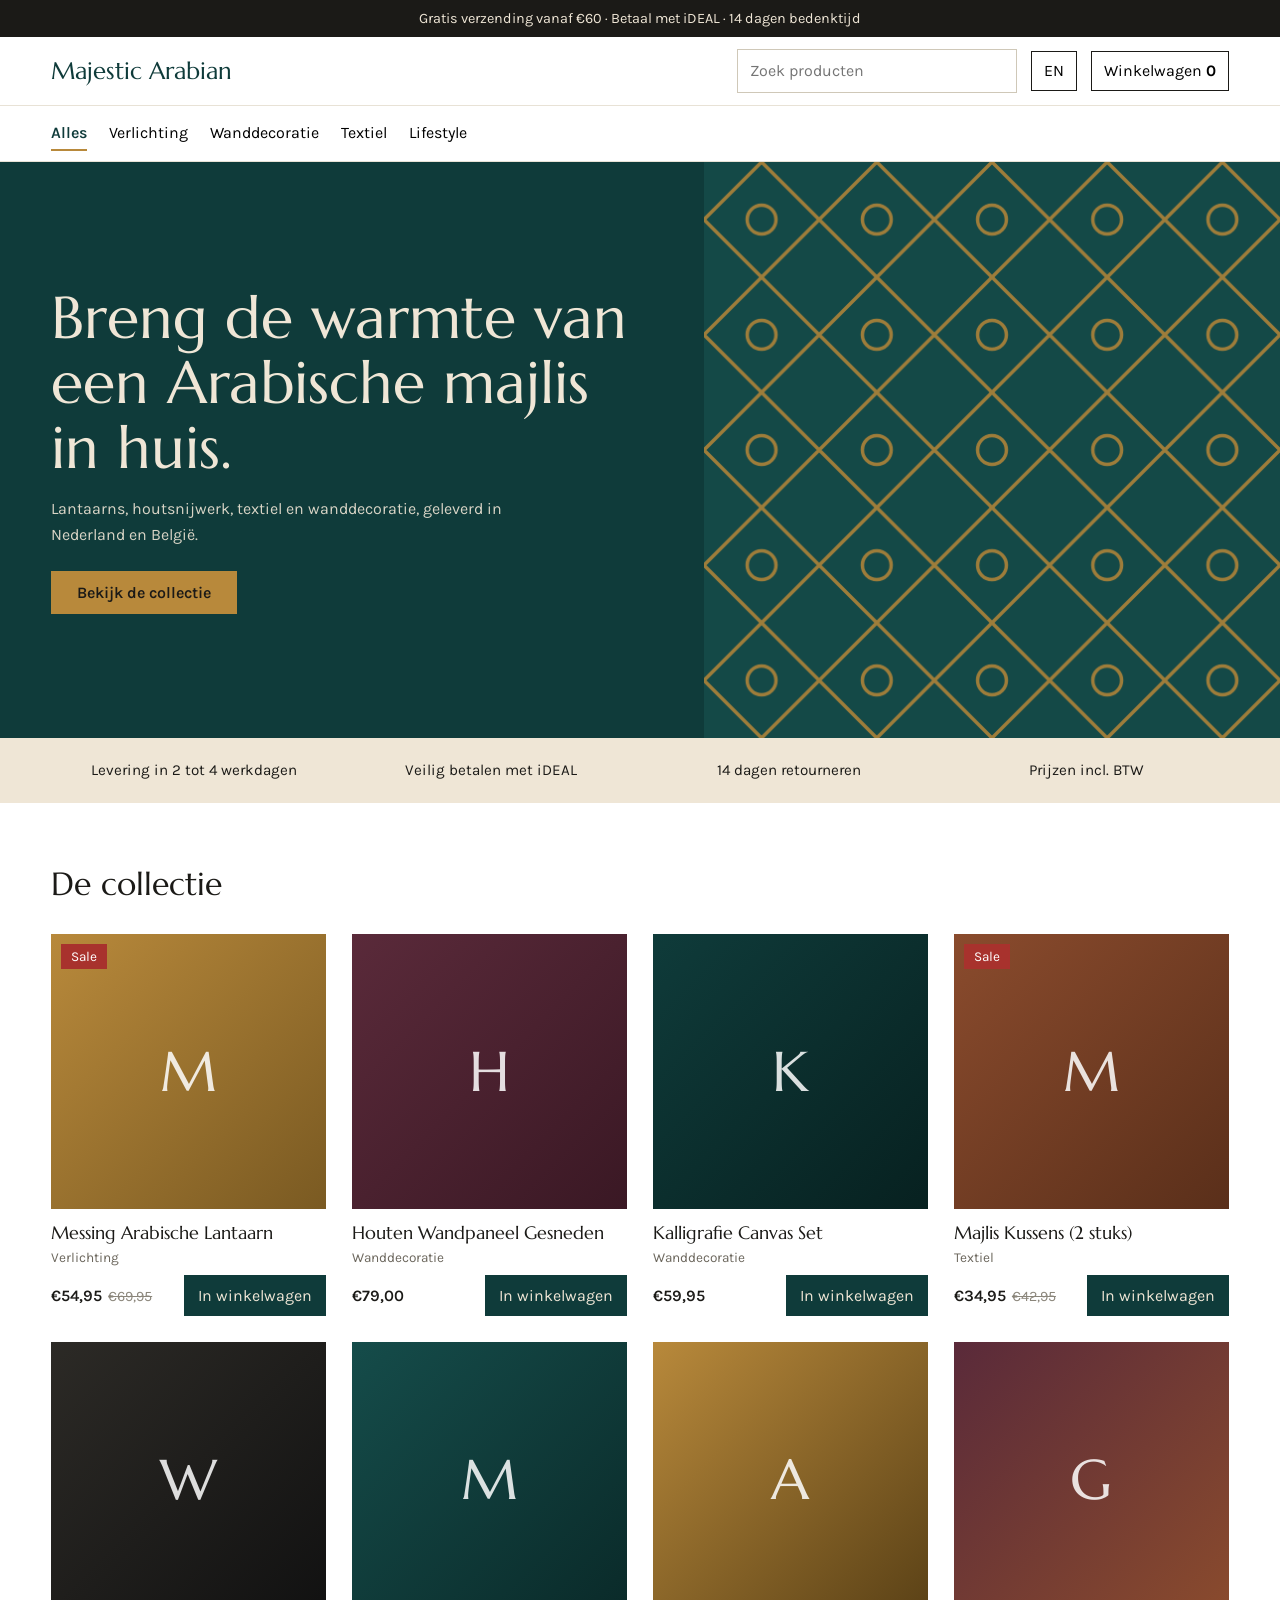
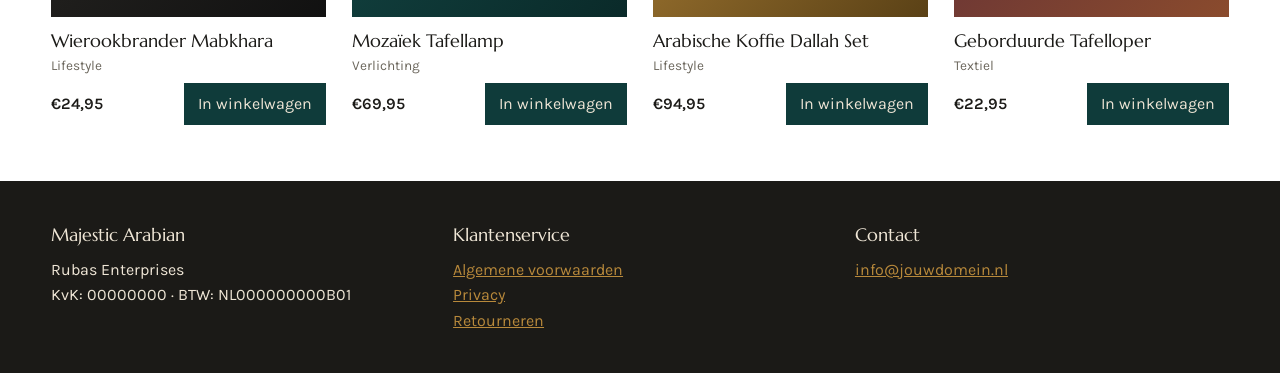
<file: index.html>
<!DOCTYPE html>
<html lang="nl">
<head>
<meta charset="UTF-8">
<meta name="viewport" content="width=device-width, initial-scale=1">
<title>Majestic Arabian | Woondecoratie</title>
<meta name="description" content="Arabisch geïnspireerde woondecoratie. Gratis verzending vanaf €60, betalen met iDEAL.">
<link rel="preconnect" href="https://fonts.googleapis.com">
<link rel="preconnect" href="https://fonts.gstatic.com" crossorigin>
<link href="https://fonts.googleapis.com/css2?family=Marcellus&family=Karla:wght@400;600&display=swap" rel="stylesheet">
<link rel="stylesheet" href="style.css">
</head>
<body>
<div class="bar" data-i18n="bar"></div>
<header class="top">
  <a class="logo" href="index.html">Majestic Arabian</a>
  <input id="search" type="search" data-i18n-ph="search" aria-label="Search">
  <button id="lang" class="ghost" aria-label="Language">EN</button>
  <button id="openCart" class="ghost"><span data-i18n="cart"></span> <b id="count">0</b></button>
</header>
<nav class="cats" id="cats"></nav>

<section class="hero">
  <div>
    <h1 data-i18n="h1"></h1>
    <p data-i18n="sub"></p>
    <a class="btn" href="#shop" data-i18n="cta"></a>
  </div>
  <svg viewBox="0 0 200 200" aria-hidden="true"><defs><pattern id="p" width="40" height="40" patternUnits="userSpaceOnUse"><path d="M20 0 L40 20 L20 40 L0 20Z" fill="none" stroke="#B8893B" stroke-width="1.2"/><circle cx="20" cy="20" r="5" fill="none" stroke="#B8893B" stroke-width="1.2"/></pattern></defs><rect width="200" height="200" fill="url(#p)"/></svg>
</section>

<section class="usp">
  <div data-i18n="u1"></div><div data-i18n="u2"></div><div data-i18n="u3"></div><div data-i18n="u4"></div>
</section>

<main id="shop" class="shop">
  <h2 data-i18n="coll"></h2>
  <div class="grid" id="grid"></div>
  <p id="none" class="empty" hidden data-i18n="none"></p>
</main>

<footer>
  <div><h4>Majestic Arabian</h4><p>Rubas Enterprises<br>KvK: 00000000 · BTW: NL000000000B01</p></div>
  <div><h4 data-i18n="help"></h4>
    <a href="voorwaarden.html" data-i18n="terms"></a><br>
    <a href="privacy.html">Privacy</a><br>
    <a href="retour.html" data-i18n="returns"></a></div>
  <div><h4>Contact</h4><a href="mailto:info@jouwdomein.nl">info@jouwdomein.nl</a></div>
</footer>

<div class="overlay" id="overlay"></div>
<aside class="drawer" id="drawer" aria-label="Cart">
  <div class="dh"><h3 data-i18n="cart"></h3><button id="closeCart" class="ghost" data-i18n="close"></button></div>
  <div class="ship"><span id="shipMsg"></span><div class="meter"><i id="meter"></i></div></div>
  <div id="items" class="items"></div>
  <div class="df">
    <div class="total"><span data-i18n="total"></span><strong id="total"></strong></div>
    <small data-i18n="vat"></small>
    <button class="btn full" id="checkout" data-i18n="pay"></button>
  </div>
</aside>
<script src="script.js"></script>
</body>
</html>
</file>
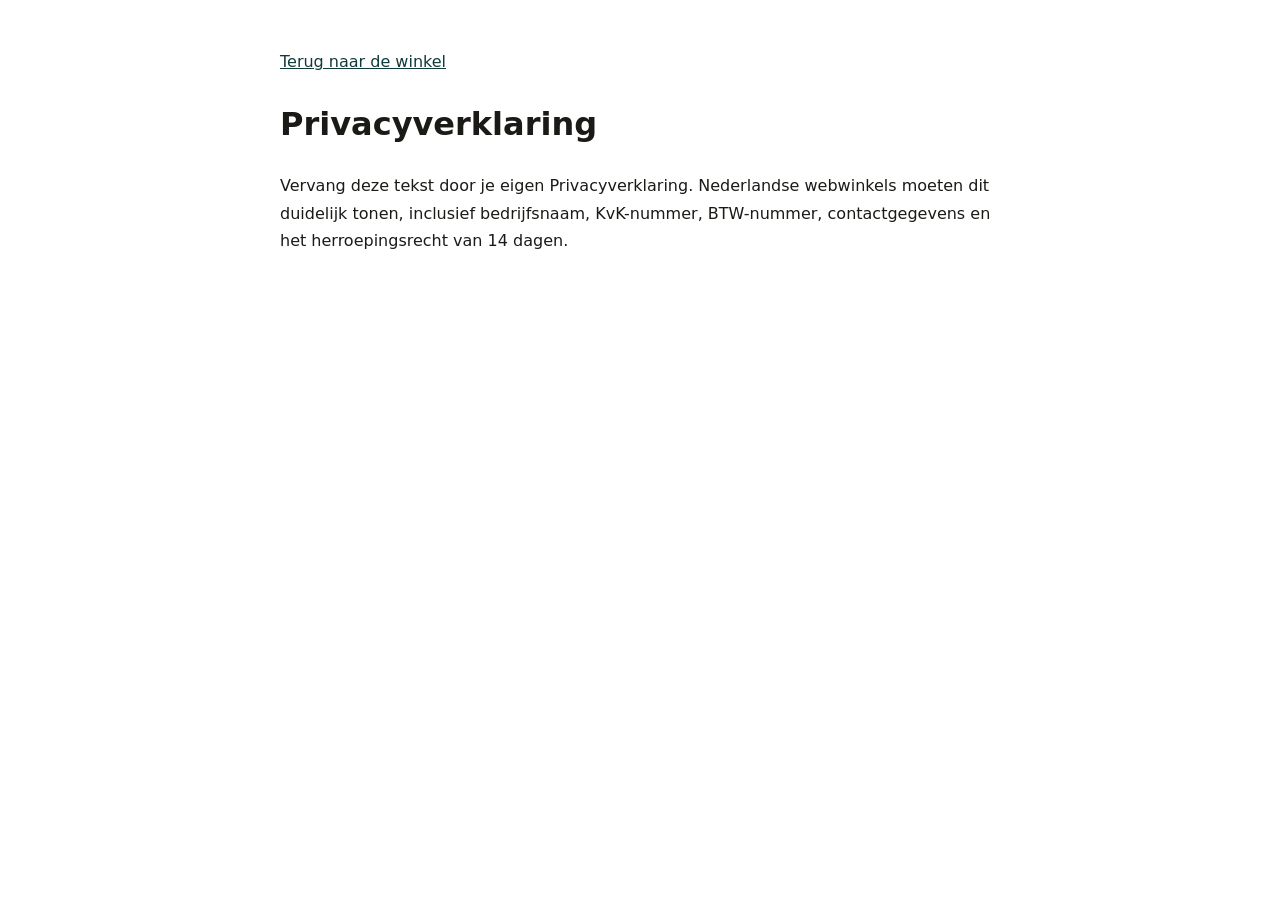
<file: privacy.html>
<!DOCTYPE html><html lang="nl"><head><meta charset="UTF-8"><meta name="viewport" content="width=device-width, initial-scale=1"><title>Privacyverklaring | Majestic Arabian</title>
<style>body{font-family:system-ui,sans-serif;max-width:720px;margin:48px auto;padding:0 20px;line-height:1.7;color:#1B1A17}a{color:#0F3B3A}</style></head>
<body><p><a href="index.html">Terug naar de winkel</a></p><h1>Privacyverklaring</h1>
<p>Vervang deze tekst door je eigen Privacyverklaring. Nederlandse webwinkels moeten dit duidelijk tonen, inclusief bedrijfsnaam, KvK-nummer, BTW-nummer, contactgegevens en het herroepingsrecht van 14 dagen.</p></body></html>
</file>
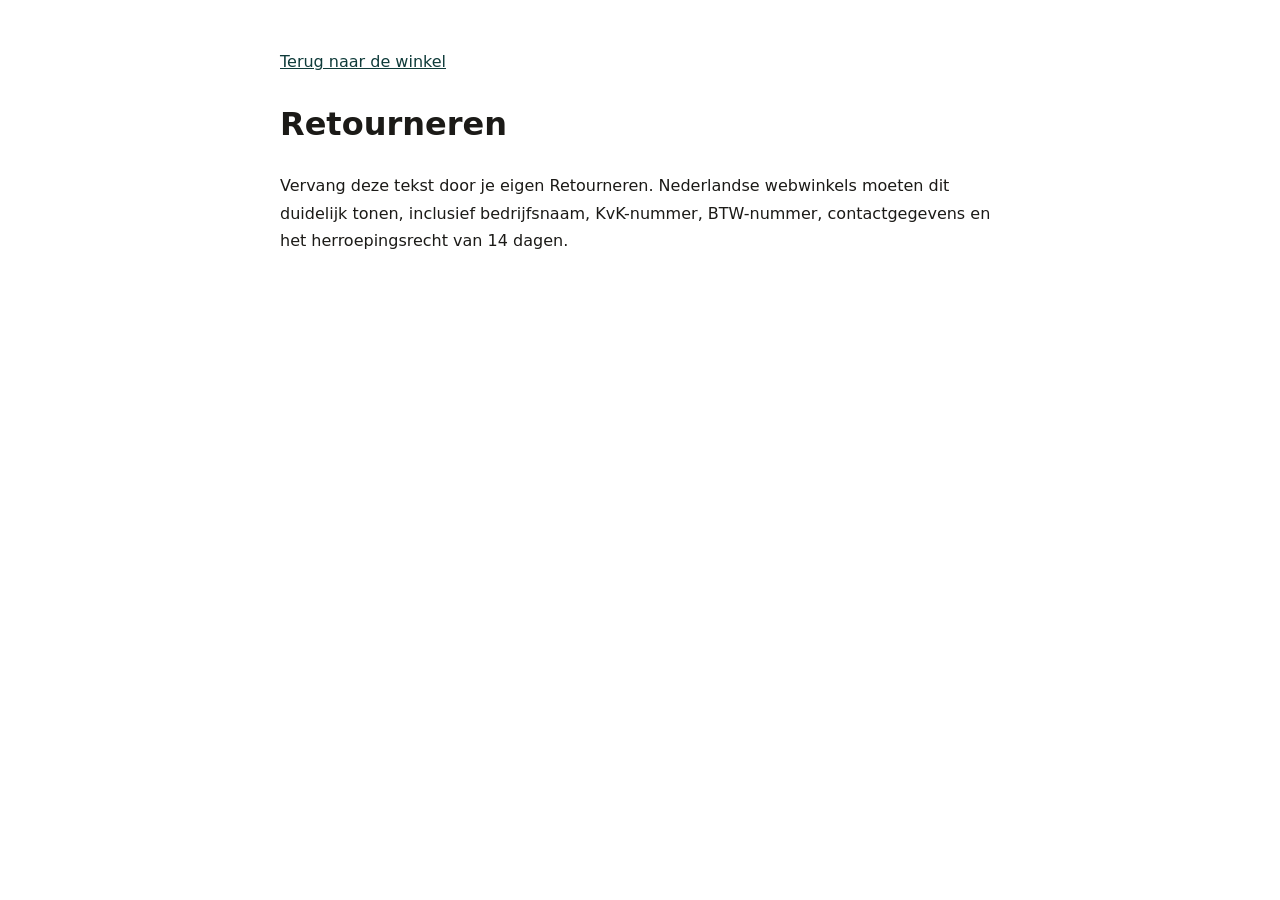
<file: retour.html>
<!DOCTYPE html><html lang="nl"><head><meta charset="UTF-8"><meta name="viewport" content="width=device-width, initial-scale=1"><title>Retourneren | Majestic Arabian</title>
<style>body{font-family:system-ui,sans-serif;max-width:720px;margin:48px auto;padding:0 20px;line-height:1.7;color:#1B1A17}a{color:#0F3B3A}</style></head>
<body><p><a href="index.html">Terug naar de winkel</a></p><h1>Retourneren</h1>
<p>Vervang deze tekst door je eigen Retourneren. Nederlandse webwinkels moeten dit duidelijk tonen, inclusief bedrijfsnaam, KvK-nummer, BTW-nummer, contactgegevens en het herroepingsrecht van 14 dagen.</p></body></html>
</file>
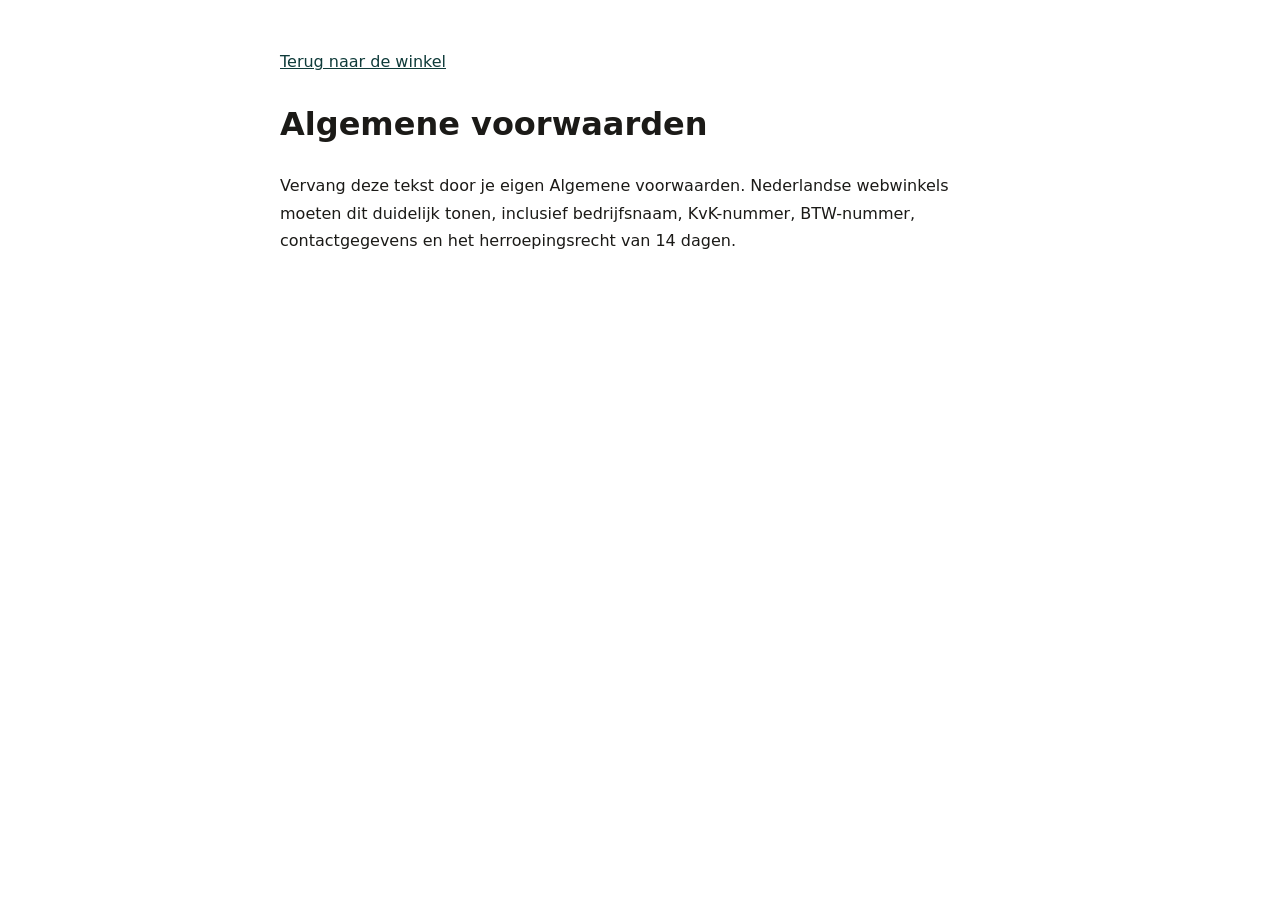
<file: voorwaarden.html>
<!DOCTYPE html><html lang="nl"><head><meta charset="UTF-8"><meta name="viewport" content="width=device-width, initial-scale=1"><title>Algemene voorwaarden | Majestic Arabian</title>
<style>body{font-family:system-ui,sans-serif;max-width:720px;margin:48px auto;padding:0 20px;line-height:1.7;color:#1B1A17}a{color:#0F3B3A}</style></head>
<body><p><a href="index.html">Terug naar de winkel</a></p><h1>Algemene voorwaarden</h1>
<p>Vervang deze tekst door je eigen Algemene voorwaarden. Nederlandse webwinkels moeten dit duidelijk tonen, inclusief bedrijfsnaam, KvK-nummer, BTW-nummer, contactgegevens en het herroepingsrecht van 14 dagen.</p></body></html>
</file>
<file: style.css>
:root{--teal:#0F3B3A;--brass:#B8893B;--sand:#EFE6D6;--ink:#1B1A17;--plum:#5A2A3A;--sale:#a8322d}
*{box-sizing:border-box;margin:0}
html{scroll-behavior:smooth}
body{font-family:Karla,system-ui,sans-serif;color:var(--ink);background:#fff;line-height:1.6}
h1,h2,h3,h4,.logo{font-family:Marcellus,serif;font-weight:400}
a{color:inherit}
:focus-visible{outline:2px solid var(--brass);outline-offset:2px}
.bar{background:var(--ink);color:var(--sand);text-align:center;padding:7px 12px;font-size:.9rem}
.top{position:sticky;top:0;z-index:5;display:flex;align-items:center;gap:14px;padding:12px 4vw;background:#fff;border-bottom:1px solid #e8e2d6}
.logo{font-size:1.5rem;text-decoration:none;color:var(--teal);margin-right:auto}
#search{width:min(280px,40vw);padding:8px 12px;border:1px solid #cfc8b8;font:inherit}
.ghost{background:none;border:1px solid var(--ink);padding:6px 12px;font:inherit;cursor:pointer}
.cats{display:flex;gap:22px;padding:10px 4vw;overflow-x:auto;border-bottom:1px solid #e8e2d6}
.cats button{background:none;border:0;font:inherit;cursor:pointer;white-space:nowrap;padding:4px 0;border-bottom:2px solid transparent}
.cats button.on{border-color:var(--brass);color:var(--teal);font-weight:600}
.hero{display:grid;grid-template-columns:1.1fr .9fr;background:var(--teal);color:var(--sand);min-height:60vh}
.hero>div{padding:10vh 4vw;align-self:center}
.hero h1{font-size:clamp(2rem,4.6vw,3.8rem);line-height:1.1;margin-bottom:16px;max-width:15ch}
.hero p{max-width:46ch;margin-bottom:24px;opacity:.9}
.hero svg{width:100%;height:100%;background:#154c4a;opacity:.85}
.btn{display:inline-block;background:var(--brass);color:var(--ink);padding:12px 26px;text-decoration:none;border:0;font:600 1rem Karla,sans-serif;cursor:pointer}
.btn:hover{background:#cb9a48}
.btn.full{width:100%;margin-top:10px}
.usp{display:grid;grid-template-columns:repeat(auto-fit,minmax(200px,1fr));gap:12px;padding:20px 4vw;background:var(--sand);text-align:center;font-size:.95rem}
.shop{padding:56px 4vw}
.shop h2{font-size:2rem;margin-bottom:24px}
.grid{display:grid;grid-template-columns:repeat(auto-fill,minmax(230px,1fr));gap:26px}
.card{position:relative}
.card .art{aspect-ratio:1;display:grid;place-items:center;font:3.5rem Marcellus,serif;color:rgba(255,255,255,.85)}
.card img{width:100%;aspect-ratio:1;object-fit:cover;display:block}
.badge{position:absolute;top:10px;left:10px;background:var(--sale);color:#fff;padding:2px 10px;font-size:.85rem}
.card h3{font-size:1.1rem;margin-top:10px}
.cat{font-size:.85rem;color:#6b665c}
.row{display:flex;justify-content:space-between;align-items:center;margin-top:6px}
.price b{font-weight:600}.price s{color:#8a857a;margin-left:6px;font-size:.9rem}
.card button{background:var(--teal);color:var(--sand);border:0;padding:8px 14px;font:inherit;cursor:pointer}
.card button:hover{background:var(--plum)}
.empty{color:#6b665c}
footer{display:grid;grid-template-columns:repeat(auto-fit,minmax(220px,1fr));gap:28px;padding:40px 4vw;background:var(--ink);color:var(--sand)}
footer h4{margin-bottom:8px;font-size:1.1rem}
footer a{color:var(--brass)}
.overlay{position:fixed;inset:0;background:rgba(0,0,0,.5);opacity:0;pointer-events:none;transition:opacity .2s;z-index:10}
.overlay.on{opacity:1;pointer-events:auto}
.drawer{position:fixed;top:0;right:0;height:100%;width:min(410px,100%);background:#fff;z-index:11;transform:translateX(100%);transition:transform .25s;display:flex;flex-direction:column}
.drawer.on{transform:none}
.dh{display:flex;justify-content:space-between;align-items:center;padding:16px 20px;border-bottom:1px solid #ddd}
.ship{padding:12px 20px;font-size:.9rem;background:var(--sand)}
.meter{height:6px;background:#d9cfba;margin-top:6px}.meter i{display:block;height:100%;width:0;background:var(--teal);transition:width .3s}
.items{flex:1;overflow:auto;padding:8px 20px}
.line{display:flex;justify-content:space-between;gap:12px;padding:12px 0;border-bottom:1px solid #eee}
.qty{display:flex;align-items:center;gap:8px;margin-top:6px}
.qty button{width:26px;height:26px;border:1px solid var(--ink);background:none;cursor:pointer}
.df{padding:18px 20px;border-top:1px solid #ddd}
.total{display:flex;justify-content:space-between;font-size:1.1rem}
@media(max-width:760px){.hero{grid-template-columns:1fr}.hero svg{min-height:140px}#search{display:none}}
@media(prefers-reduced-motion:reduce){*{transition:none!important;scroll-behavior:auto!important}}
</file>
